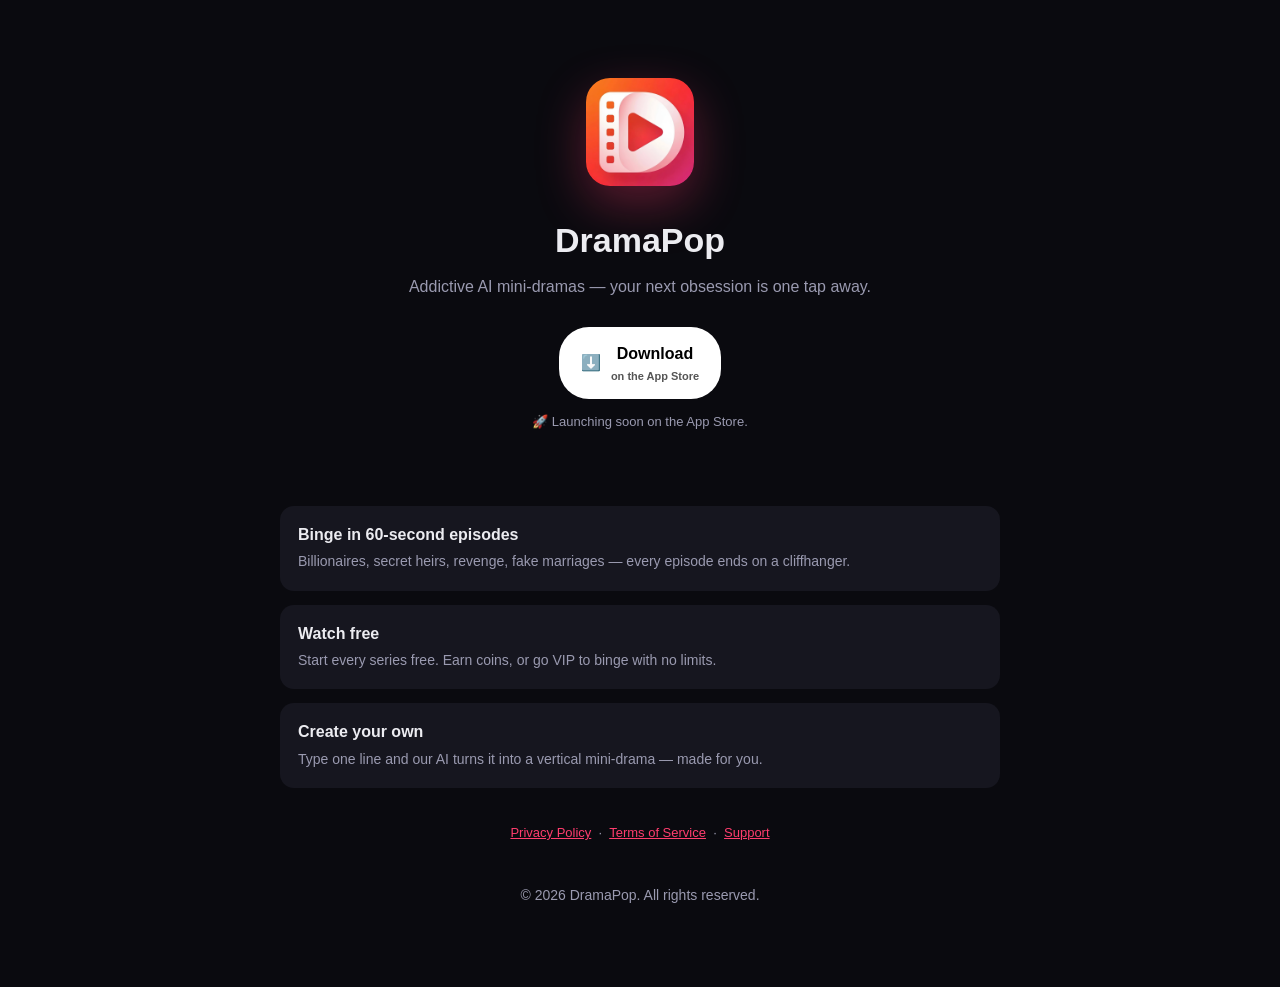
<file: index.html>
<!DOCTYPE html><html lang="en"><head>
<meta charset="UTF-8"><meta name="viewport" content="width=device-width, initial-scale=1">
<title>DramaPop — Addictive AI Mini-Dramas</title>
<meta name="description" content="Snackable AI micro-dramas. Billionaires, secret heirs, revenge, cliffhangers. Watch free.">
<link rel="icon" type="image/png" href="icon.png">
<link rel="stylesheet" href="style.css">
<style>
  .hero { text-align:center; padding:46px 0 26px; }
  .appicon { width:108px; height:108px; border-radius:24px; box-shadow:0 18px 50px #ff3d6e55; }
  .hero h1 { font-size:34px; margin:18px 0 6px; }
  .hero p.tag { color:var(--mut); font-size:16px; margin:0 0 26px; }
  .cta { display:inline-flex; align-items:center; gap:10px; background:#fff; color:#000;
    font-weight:800; text-decoration:none; padding:14px 22px; border-radius:30px; font-size:16px; }
  .cta small { display:block; font-weight:600; color:#555; font-size:11px; }
  .soon { color:var(--mut); font-size:13px; margin-top:12px; }
  .feats { display:grid; gap:14px; margin:34px 0; }
  .feat { background:var(--card); border-radius:14px; padding:16px 18px; }
  .feat b { color:var(--ink); }
  .feat span { color:var(--mut); font-size:14px; }
</style></head>
<body><div class="wrap">
  <div class="hero">
    <img class="appicon" src="icon.png" alt="DramaPop">
    <h1>DramaPop</h1>
    <p class="tag">Addictive AI mini-dramas — your next obsession is one tap away.</p>
    <a class="cta" href="#" id="dl">⬇️ <span>Download<small>on the App Store</small></span></a>
    <p class="soon" id="soon">🚀 Launching soon on the App Store.</p>
  </div>
  <div class="feats">
    <div class="feat"><b>Binge in 60-second episodes</b><br><span>Billionaires, secret heirs, revenge, fake marriages — every episode ends on a cliffhanger.</span></div>
    <div class="feat"><b>Watch free</b><br><span>Start every series free. Earn coins, or go VIP to binge with no limits.</span></div>
    <div class="feat"><b>Create your own</b><br><span>Type one line and our AI turns it into a vertical mini-drama — made for you.</span></div>
  </div>
  <p class="muted" style="text-align:center;font-size:13px">
    <a href="privacy.html">Privacy Policy</a> &nbsp;·&nbsp; <a href="terms.html">Terms of Service</a> &nbsp;·&nbsp;
    <a href="mailto:support@playbops.com">Support</a>
  </p>
  <footer style="text-align:center">© 2026 DramaPop. All rights reserved.</footer>
</div>
<script>
  // When the App Store URL is live, set APPSTORE_URL and the button activates.
  var APPSTORE_URL = ""; // e.g. https://apps.apple.com/app/dramapop/idXXXXXXXXX
  if (APPSTORE_URL) {
    var dl = document.getElementById('dl');
    dl.href = APPSTORE_URL;
    document.getElementById('soon').style.display = 'none';
    // Auto-redirect visitors straight to the store.
    if (/iPhone|iPad|iPod|Android/i.test(navigator.userAgent)) location.href = APPSTORE_URL;
  } else {
    document.getElementById('dl').addEventListener('click', function(e){ e.preventDefault(); });
  }
</script>
</body></html>
</file>
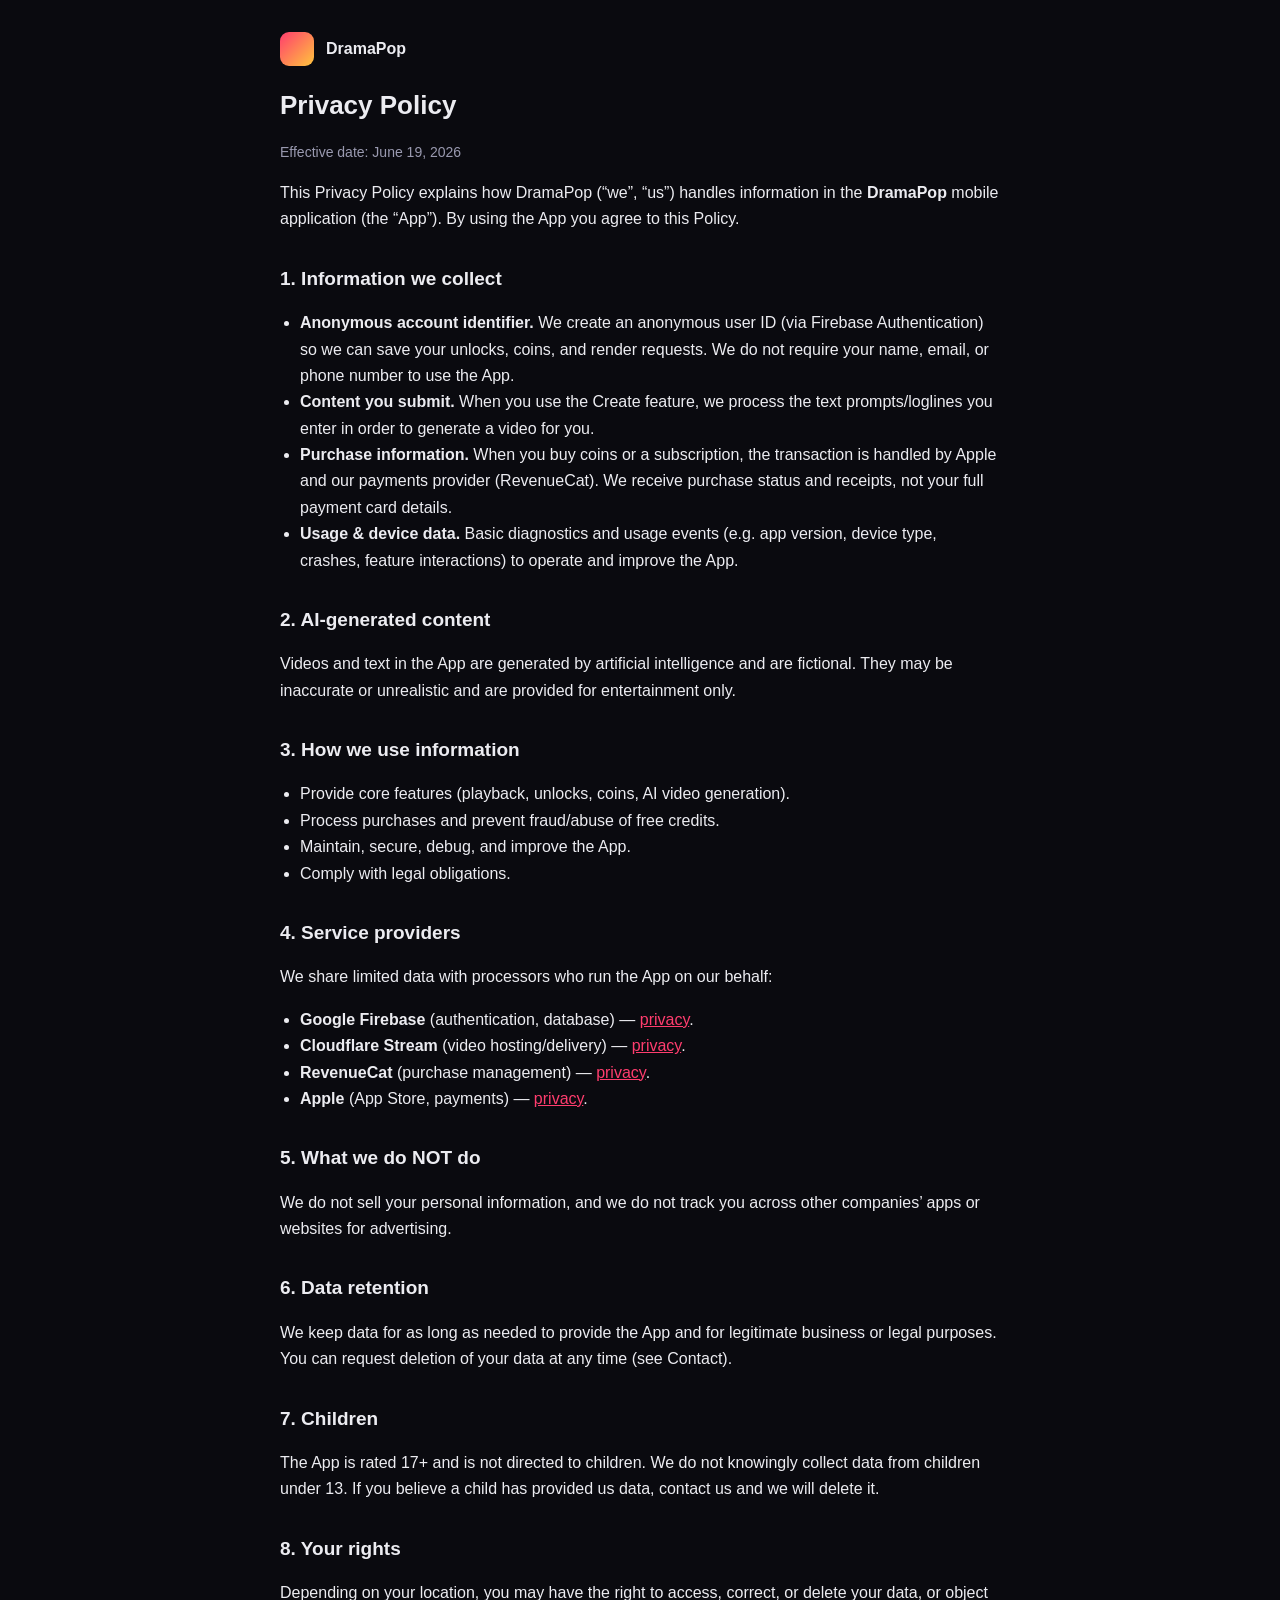
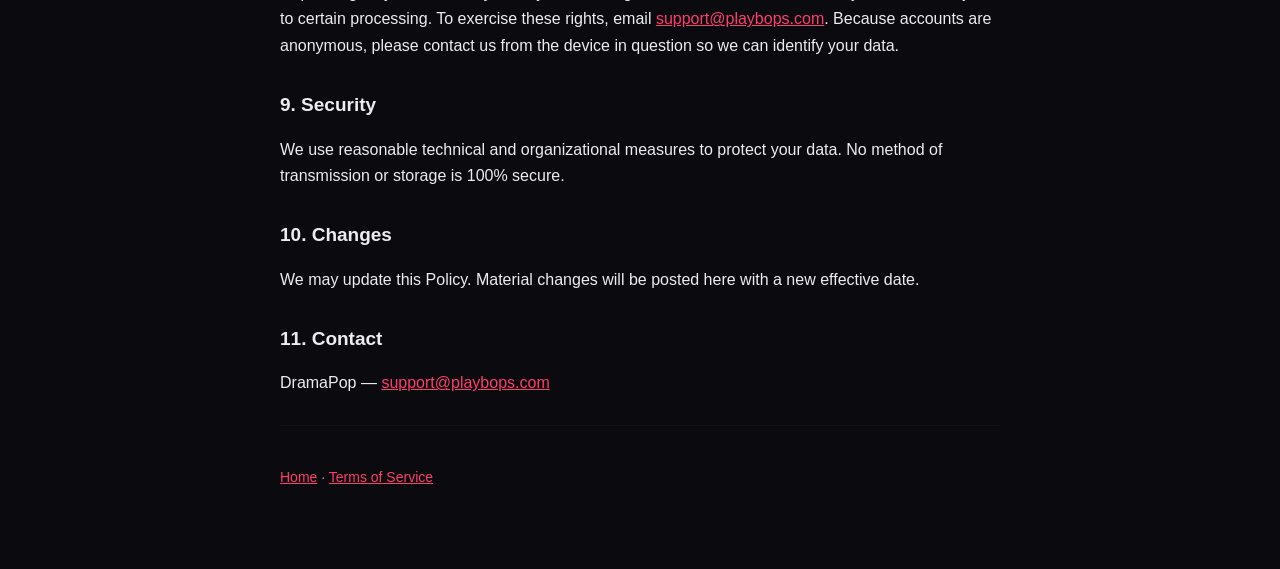
<file: privacy.html>
<!DOCTYPE html><html lang="en"><head>
<meta charset="UTF-8"><meta name="viewport" content="width=device-width, initial-scale=1">
<title>DramaPop — Privacy Policy</title><link rel="stylesheet" href="style.css"></head>
<body><div class="wrap">
<header><span class="dot"></span><strong>DramaPop</strong></header>
<h1>Privacy Policy</h1>
<p class="eff">Effective date: June 19, 2026</p>
<p>This Privacy Policy explains how DramaPop (“we”, “us”) handles information in the
<strong>DramaPop</strong> mobile application (the “App”). By using the App you agree to this Policy.</p>

<h2>1. Information we collect</h2>
<ul>
<li><strong>Anonymous account identifier.</strong> We create an anonymous user ID (via Firebase
Authentication) so we can save your unlocks, coins, and render requests. We do not require your
name, email, or phone number to use the App.</li>
<li><strong>Content you submit.</strong> When you use the Create feature, we process the text
prompts/loglines you enter in order to generate a video for you.</li>
<li><strong>Purchase information.</strong> When you buy coins or a subscription, the transaction is
handled by Apple and our payments provider (RevenueCat). We receive purchase status and receipts,
not your full payment card details.</li>
<li><strong>Usage &amp; device data.</strong> Basic diagnostics and usage events (e.g. app version,
device type, crashes, feature interactions) to operate and improve the App.</li>
</ul>

<h2>2. AI-generated content</h2>
<p>Videos and text in the App are generated by artificial intelligence and are fictional. They may
be inaccurate or unrealistic and are provided for entertainment only.</p>

<h2>3. How we use information</h2>
<ul>
<li>Provide core features (playback, unlocks, coins, AI video generation).</li>
<li>Process purchases and prevent fraud/abuse of free credits.</li>
<li>Maintain, secure, debug, and improve the App.</li>
<li>Comply with legal obligations.</li>
</ul>

<h2>4. Service providers</h2>
<p>We share limited data with processors who run the App on our behalf:</p>
<ul>
<li><strong>Google Firebase</strong> (authentication, database) —
<a href="https://firebase.google.com/support/privacy">privacy</a>.</li>
<li><strong>Cloudflare Stream</strong> (video hosting/delivery) —
<a href="https://www.cloudflare.com/privacypolicy/">privacy</a>.</li>
<li><strong>RevenueCat</strong> (purchase management) —
<a href="https://www.revenuecat.com/privacy">privacy</a>.</li>
<li><strong>Apple</strong> (App Store, payments) —
<a href="https://www.apple.com/legal/privacy/">privacy</a>.</li>
</ul>

<h2>5. What we do NOT do</h2>
<p>We do not sell your personal information, and we do not track you across other companies’ apps
or websites for advertising.</p>

<h2>6. Data retention</h2>
<p>We keep data for as long as needed to provide the App and for legitimate business or legal
purposes. You can request deletion of your data at any time (see Contact).</p>

<h2>7. Children</h2>
<p>The App is rated 17+ and is not directed to children. We do not knowingly collect data from
children under 13. If you believe a child has provided us data, contact us and we will delete it.</p>

<h2>8. Your rights</h2>
<p>Depending on your location, you may have the right to access, correct, or delete your data, or
object to certain processing. To exercise these rights, email
<a href="mailto:support@playbops.com">support@playbops.com</a>. Because accounts are anonymous, please
contact us from the device in question so we can identify your data.</p>

<h2>9. Security</h2>
<p>We use reasonable technical and organizational measures to protect your data. No method of
transmission or storage is 100% secure.</p>

<h2>10. Changes</h2>
<p>We may update this Policy. Material changes will be posted here with a new effective date.</p>

<h2>11. Contact</h2>
<p>DramaPop — <a href="mailto:support@playbops.com">support@playbops.com</a></p>
<hr>
<footer><a href="index.html">Home</a> · <a href="terms.html">Terms of Service</a></footer>
</div></body></html>
</file>
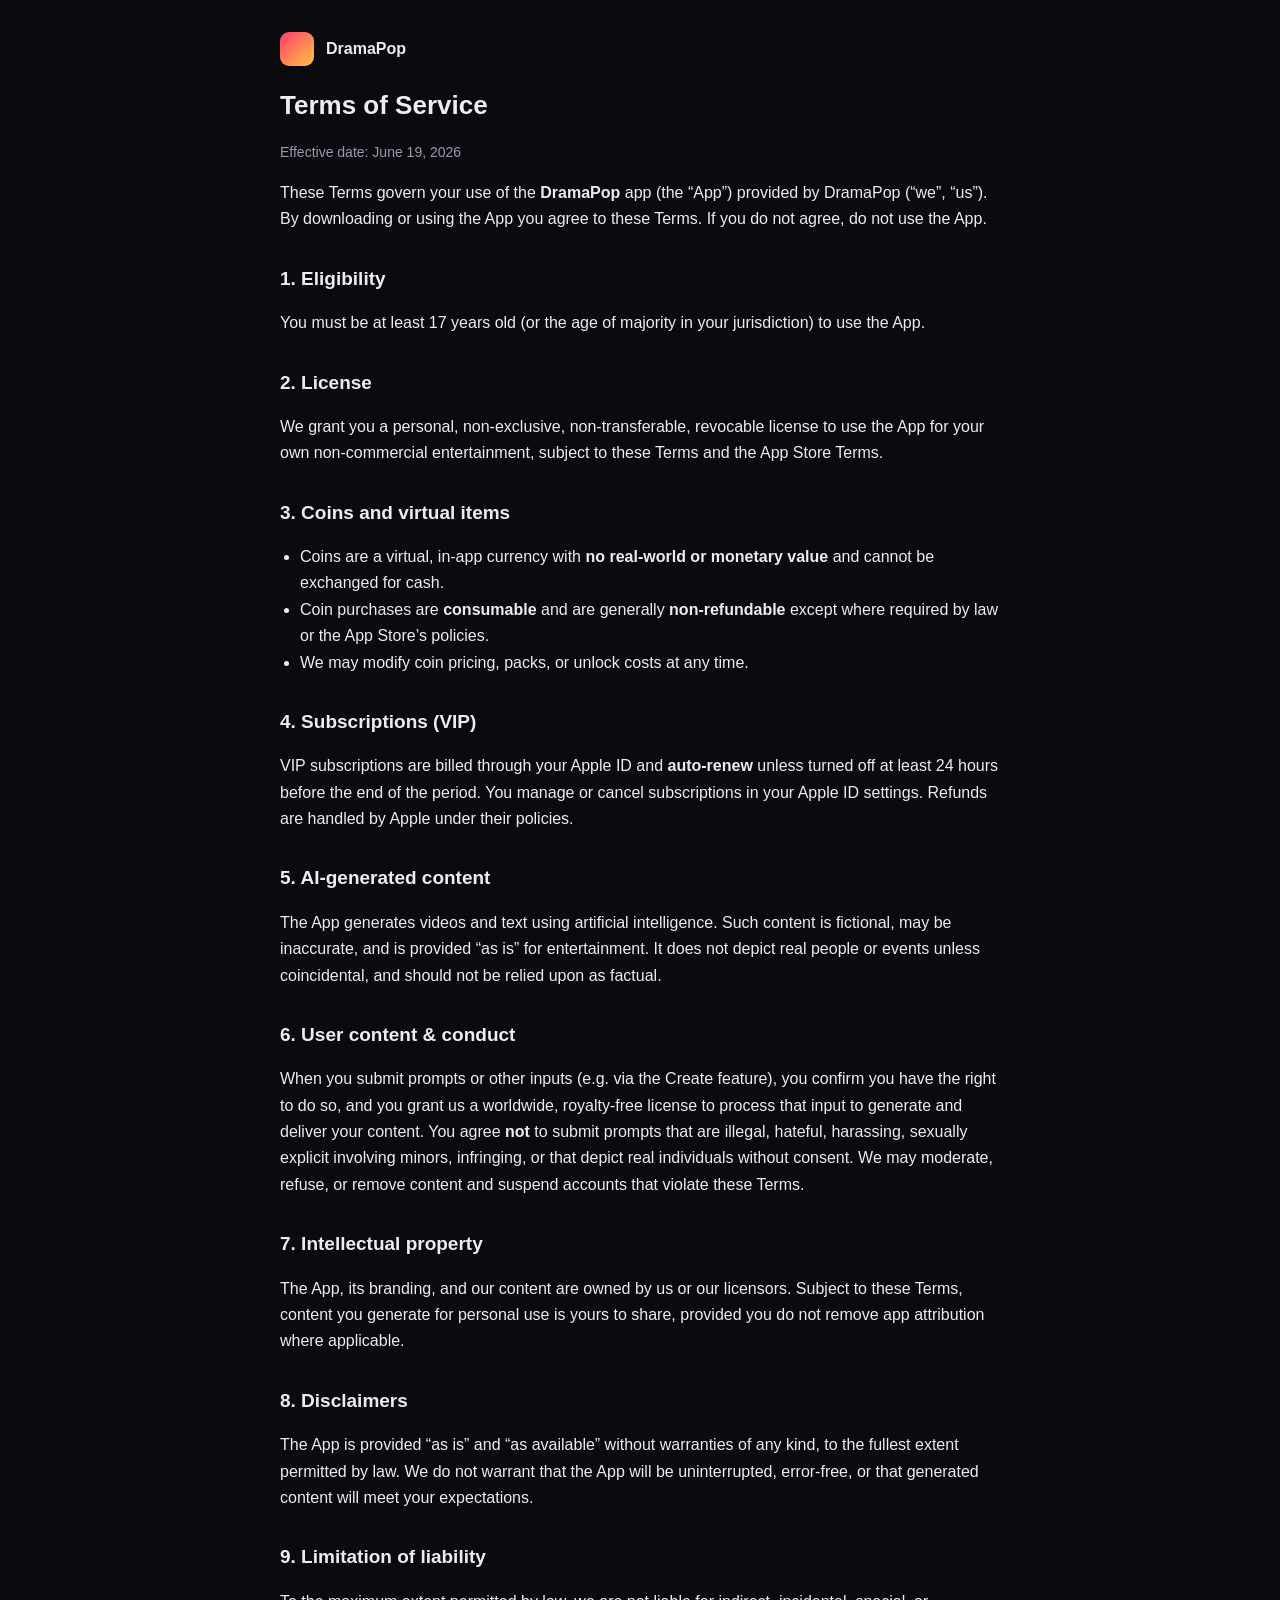
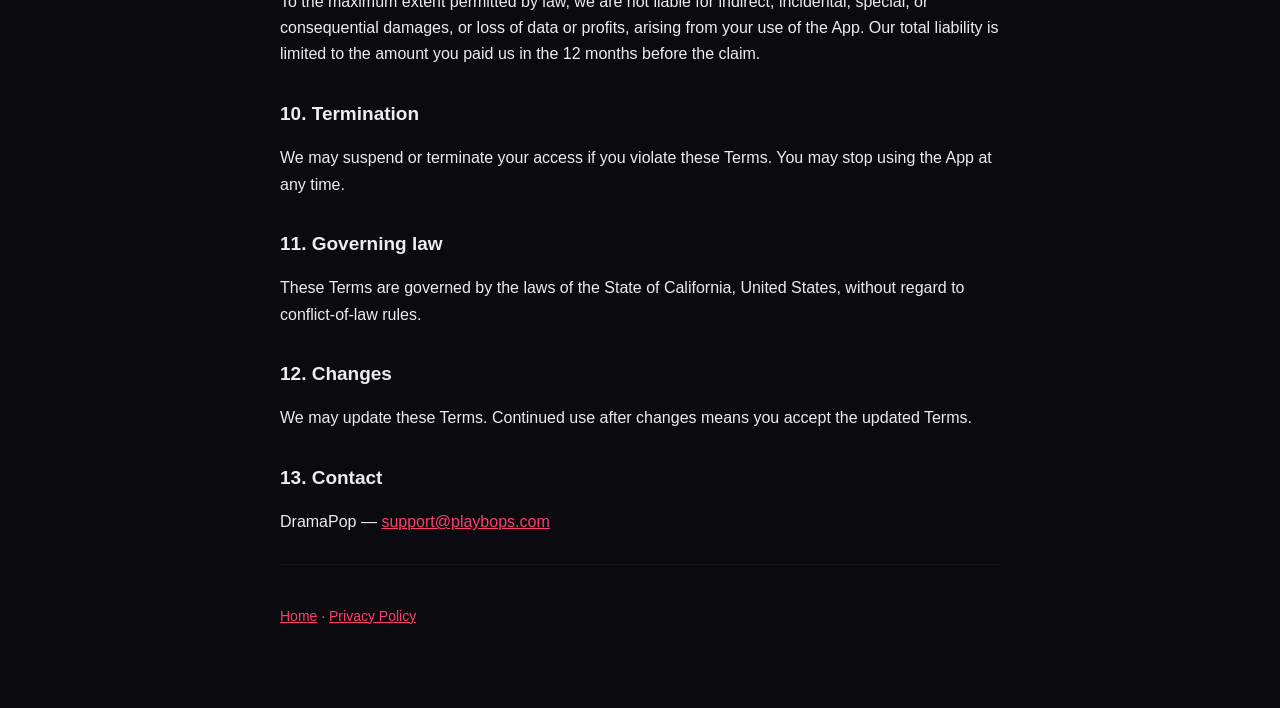
<file: terms.html>
<!DOCTYPE html><html lang="en"><head>
<meta charset="UTF-8"><meta name="viewport" content="width=device-width, initial-scale=1">
<title>DramaPop — Terms of Service</title><link rel="stylesheet" href="style.css"></head>
<body><div class="wrap">
<header><span class="dot"></span><strong>DramaPop</strong></header>
<h1>Terms of Service</h1>
<p class="eff">Effective date: June 19, 2026</p>
<p>These Terms govern your use of the <strong>DramaPop</strong> app (the “App”) provided by
DramaPop (“we”, “us”). By downloading or using the App you agree to these Terms. If you do not
agree, do not use the App.</p>

<h2>1. Eligibility</h2>
<p>You must be at least 17 years old (or the age of majority in your jurisdiction) to use the App.</p>

<h2>2. License</h2>
<p>We grant you a personal, non-exclusive, non-transferable, revocable license to use the App for
your own non-commercial entertainment, subject to these Terms and the App Store Terms.</p>

<h2>3. Coins and virtual items</h2>
<ul>
<li>Coins are a virtual, in-app currency with <strong>no real-world or monetary value</strong> and
cannot be exchanged for cash.</li>
<li>Coin purchases are <strong>consumable</strong> and are generally <strong>non-refundable</strong>
except where required by law or the App Store’s policies.</li>
<li>We may modify coin pricing, packs, or unlock costs at any time.</li>
</ul>

<h2>4. Subscriptions (VIP)</h2>
<p>VIP subscriptions are billed through your Apple ID and <strong>auto-renew</strong> unless turned
off at least 24 hours before the end of the period. You manage or cancel subscriptions in your
Apple ID settings. Refunds are handled by Apple under their policies.</p>

<h2>5. AI-generated content</h2>
<p>The App generates videos and text using artificial intelligence. Such content is fictional, may
be inaccurate, and is provided “as is” for entertainment. It does not depict real people or events
unless coincidental, and should not be relied upon as factual.</p>

<h2>6. User content &amp; conduct</h2>
<p>When you submit prompts or other inputs (e.g. via the Create feature), you confirm you have the
right to do so, and you grant us a worldwide, royalty-free license to process that input to generate
and deliver your content. You agree <strong>not</strong> to submit prompts that are illegal, hateful,
harassing, sexually explicit involving minors, infringing, or that depict real individuals without
consent. We may moderate, refuse, or remove content and suspend accounts that violate these Terms.</p>

<h2>7. Intellectual property</h2>
<p>The App, its branding, and our content are owned by us or our licensors. Subject to these Terms,
content you generate for personal use is yours to share, provided you do not remove app attribution
where applicable.</p>

<h2>8. Disclaimers</h2>
<p>The App is provided “as is” and “as available” without warranties of any kind, to the fullest
extent permitted by law. We do not warrant that the App will be uninterrupted, error-free, or that
generated content will meet your expectations.</p>

<h2>9. Limitation of liability</h2>
<p>To the maximum extent permitted by law, we are not liable for indirect, incidental, special, or
consequential damages, or loss of data or profits, arising from your use of the App. Our total
liability is limited to the amount you paid us in the 12 months before the claim.</p>

<h2>10. Termination</h2>
<p>We may suspend or terminate your access if you violate these Terms. You may stop using the App at
any time.</p>

<h2>11. Governing law</h2>
<p>These Terms are governed by the laws of the State of California, United States, without regard to conflict-of-law rules.</p>

<h2>12. Changes</h2>
<p>We may update these Terms. Continued use after changes means you accept the updated Terms.</p>

<h2>13. Contact</h2>
<p>DramaPop — <a href="mailto:support@playbops.com">support@playbops.com</a></p>
<hr>
<footer><a href="index.html">Home</a> · <a href="privacy.html">Privacy Policy</a></footer>
</div></body></html>
</file>
<file: style.css>
:root { --bg:#0A0A0F; --card:#16161F; --ink:#ECECF1; --mut:#9A9AB0; --accent:#FF3D6E; }
* { box-sizing:border-box; }
body { margin:0; background:var(--bg); color:var(--ink);
  font:16px/1.65 -apple-system,BlinkMacSystemFont,"Segoe UI",Roboto,Helvetica,Arial,sans-serif; }
.wrap { max-width:760px; margin:0 auto; padding:32px 20px 80px; }
header { display:flex; align-items:center; gap:12px; margin-bottom:8px; }
header .dot { width:34px; height:34px; border-radius:9px;
  background:linear-gradient(135deg,var(--accent),#FFC53D); }
h1 { font-size:26px; margin:18px 0 4px; }
h2 { font-size:19px; margin:30px 0 8px; }
.muted { color:var(--mut); }
.eff { color:var(--mut); font-size:14px; margin-bottom:10px; }
a { color:var(--accent); }
nav a { margin-right:16px; font-weight:600; }
.card { background:var(--card); border-radius:14px; padding:8px 22px 22px; margin-top:18px; }
ul { padding-left:20px; }
footer { margin-top:40px; color:var(--mut); font-size:14px; }
hr { border:none; border-top:1px solid #26263340; margin:28px 0; }
</file>
